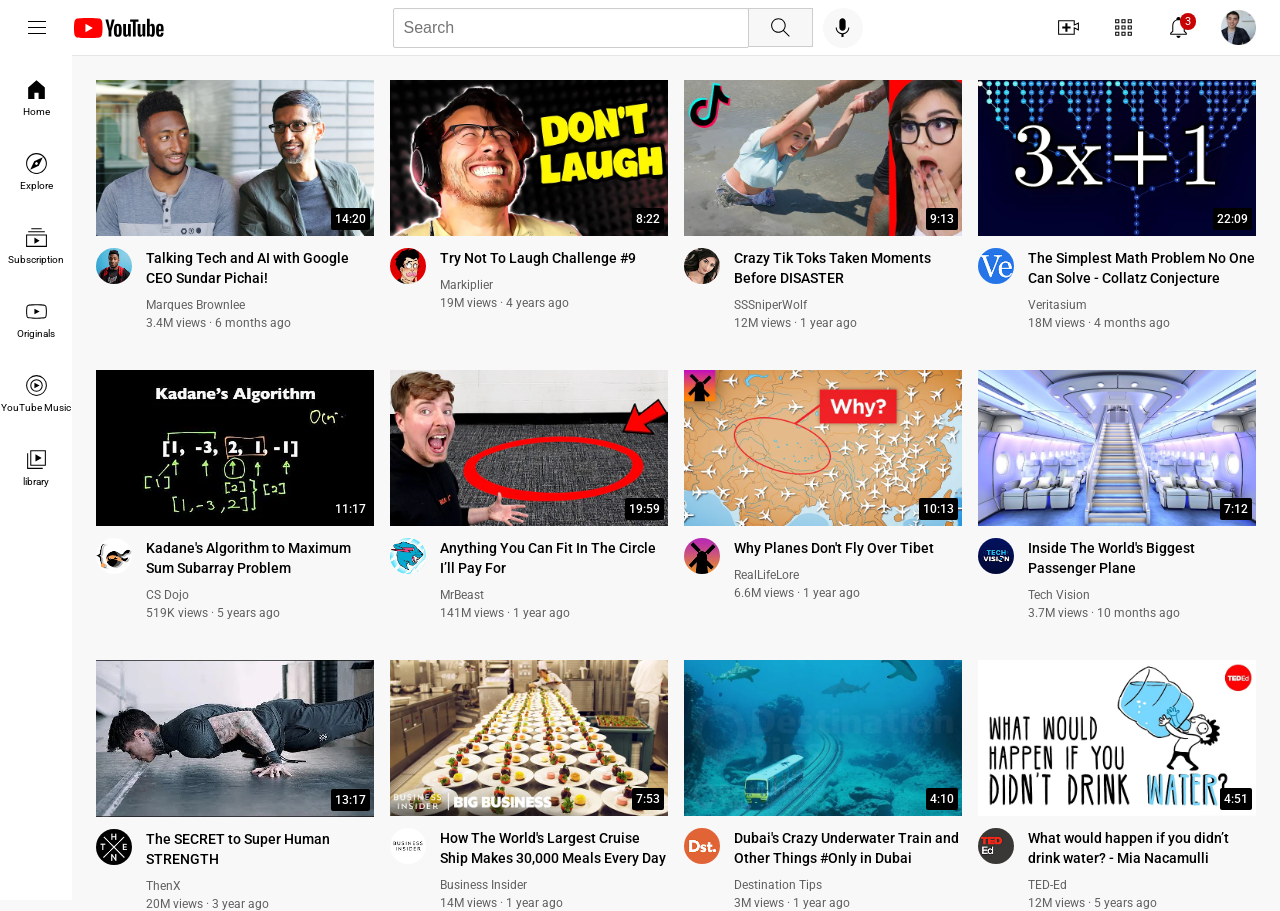
<file: index.html>
<!DOCTYPE html>
<html>

<head>
  <title>YouTube Clone</title>
  <link rel="preconnect" href="https://fonts.googleapis.com">
  <link rel="preconnect" href="https://fonts.gstatic.com" crossorigin>
  <link href="https://fonts.googleapis.com/css2?family=Roboto:wght@400;500;700&display=swap" rel="stylesheet">

  <link rel="stylesheet" href="styles/general.css">
  <link rel="stylesheet" href="styles/header.css">
  <link rel="stylesheet" href="styles/video.css">
  <link rel="stylesheet" href="styles/sidebar.css">

<body>
  <div class="header">
    <div class="left-section">
      <img class="hamburger-menu" src="icons/hamburger-menu.svg">
      <img class="youtube-logo" src="icons/youtube-logo.svg">
    </div>
    <div class="middle-section">
      <input class="search-bar" type="text" placeholder="Search">
      <button class="search-button">
        <img class="search-icon" src="icons/search.svg">
        <div class="tooltip">Search</div>
      </button>
      <button class="voice-search-button">
        <img class="voice-search-icon" src="icons/voice-search-icon.svg">
        <div class="tooltip">Search with your voice</div>

      </button>
    </div>
    <div class="end-section">
      <div class="upload-icon-container">
        <img class="upload-icon" src="icons/upload.svg">
        <div class="tooltip">Create</div>
      </div>
      <div class="youtube-logo-icon-container">
        <img class="youtube-logo-icon" src="icons/youtube-apps.svg">
        <div class="tooltip">YouTube apps</div>
      </div>
      <div class="notifications-icon-container">
        <img class="notifications" src="icons/notifications.svg">
        <div class="tooltip">Notifications</div>

        <div class="notifications-count">3</div>
      </div>
      <img class="my-channel-logo" src="channel-profiles/my-channel.jpeg">
    </div>
  </div>

  <div class="sidebar">
    <div class="sidebar-link">
      <img src="icons/home.svg">
      <div>Home</div>
    </div>
    <div class="sidebar-link">
      <img src="icons/explore.svg">
      <div>Explore</div>
    </div>
    <div class="sidebar-link">
      <img src="icons/subscriptions.svg">
      <div>Subscription</div>
    </div>
    <div class="sidebar-link">
      <img src="icons/originals.svg">
      <div>Originals</div>
    </div>
    <div class="sidebar-link">
      <img src="icons/youtube-music.svg">
      <div>YouTube Music</div>
    </div>
    <div class="sidebar-link">
      <img src="icons/library.svg">
      <div>library</div>
    </div>
  </div>

  <div class="video-grid">
    <div class="video-preview">
      <div class="thumbnail-row">
        <img class="thumbnail" src="thumbnail/thumbnail-1.webp">
        <div class="video-timer">
          14:20
        </div>
      </div>
      <div class="video-info-grid">
        <div class="channel-picture">
          <img class="profile-picture" src="channel-profiles/channel-1.jpeg">
        </div>
        <div class="video-info">
          <p class="video-title">
            Talking Tech and AI with Google CEO Sundar Pichai!
          </p>
          <p class="video-author">
            Marques Brownlee
          </p>
          <p class="video-stats">
            3.4M views &#183; 6 months ago
          </p>
        </div>
      </div>
    </div>

    <div class="video-preview">
      <div class="thumbnail-row">
        <img class="thumbnail" src="thumbnail/thumbnail-2.webp">
        <div class="video-timer">
          8:22
        </div>
      </div>
      <div class="video-info-grid">
        <div class="channel-picture">
          <img class="profile-picture" src="channel-profiles/channel-2.jpeg">
        </div>
        <div class="video-info">
          <p class="video-title">
            Try Not To Laugh Challenge #9
          </p>
          <p class="video-author">
            Markiplier
          </p>
          <p class="video-stats">
            19M views &#183; 4 years ago
          </p>
        </div>
      </div>
    </div>

    <div class="video-preview">
      <div class="thumbnail-row">
        <img class="thumbnail" src="thumbnail/thumbnail-3.webp">
        <div class="video-timer">
          9:13
        </div>
      </div>
      <div class="video-info-grid">
        <div class="channel-picture">
          <img class="profile-picture" src="channel-profiles/channel-3.jpeg">
        </div>
        <div class="video-info">
          <p class="video-title">
            Crazy Tik Toks Taken Moments Before DISASTER </p>
          <p class="video-author">
            SSSniperWolf
          </p>
          <p class="video-stats">
            12M views &#183; 1 year ago
          </p>
        </div>
      </div>
    </div>

    <div class="video-preview">
      <div class="thumbnail-row">
        <img class="thumbnail" src="thumbnail/thumbnail-4.webp">
        <div class="video-timer">
          22:09
        </div>
      </div>
      <div class="video-info-grid">
        <div class="channel-picture">
          <img class="profile-picture" src="channel-profiles/channel-4.jpeg">
        </div>
        <div class="video-info">
          <p class="video-title">
            The Simplest Math Problem No One Can Solve - Collatz Conjecture
          </p>
          <p class="video-author">
            Veritasium
          </p>
          <p class="video-stats">
            18M views &#183; 4 months ago
          </p>
        </div>
      </div>
    </div>

    <div class="video-preview">
      <div class="thumbnail-row">
        <img class="thumbnail" src="thumbnail/thumbnail-5.webp">
        <div class="video-timer">
          11:17
        </div>
      </div>
      <div class="video-info-grid">
        <div class="channel-picture">
          <img class="profile-picture" src="channel-profiles/channel-5.jpeg">
        </div>
        <div class="video-info">
          <p class="video-title">
            Kadane's Algorithm to Maximum Sum Subarray Problem
          </p>
          <p class="video-author">
            CS Dojo
          </p>
          <p class="video-stats">
            519K views &#183; 5 years ago
          </p>
        </div>
      </div>
    </div>

    <div class="video-preview">
      <div class="thumbnail-row">
        <img class="thumbnail" src="thumbnail/thumbnail-6.webp">
        <div class="video-timer">
          19:59
        </div>
      </div>
      <div class="video-info-grid">
        <div class="channel-picture">
          <img class="profile-picture" src="channel-profiles/channel-6.jpeg">
        </div>
        <div class="video-info">
          <p class="video-title">
            Anything You Can Fit In The Circle I’ll Pay For
          </p>
          <p class="video-author">
            MrBeast
          </p>
          <p class="video-stats">
            141M views &#183; 1 year ago
          </p>
        </div>
      </div>
    </div>

    <div class="video-preview">
      <div class="thumbnail-row">
        <img class="thumbnail" src="thumbnail/thumbnail-7.webp">
        <div class="video-timer">
          10:13
        </div>
      </div>
      <div class="video-info-grid">
        <div class="channel-picture">
          <img class="profile-picture" src="channel-profiles/channel-7.jpeg">
        </div>
        <div class="video-info">
          <p class="video-title">
            Why Planes Don't Fly Over Tibet
          </p>
          <p class="video-author">
            RealLifeLore
          </p>
          <p class="video-stats">
            6.6M views &#183; 1 year ago
          </p>
        </div>
      </div>
    </div>

    <div class="video-preview">
      <div class="thumbnail-row">
        <img class="thumbnail" src="thumbnail/thumbnail-8.webp">
        <div class="video-timer">
          7:12
        </div>
      </div>
      <div class="video-info-grid">
        <div class="channel-picture">
          <img class="profile-picture" src="channel-profiles/channel-8.jpeg">
        </div>
        <div class="video-info">
          <p class="video-title">
            Inside The World's Biggest Passenger Plane
          </p>
          <p class="video-author">
            Tech Vision
          </p>
          <p class="video-stats">
            3.7M views &#183; 10 months ago
          </p>
        </div>
      </div>
    </div>

    <div class="video-preview">
      <div class="thumbnail-row">
        <img class="thumbnail" src="thumbnail/thumbnail-9.webp">
        <div class="video-timer">
          13:17
        </div>
      </div>
      <div class="video-info-grid">
        <div class="channel-picture">
          <img class="profile-picture" src="channel-profiles/channel-9.jpeg">
        </div>
        <div class="video-info">
          <p class="video-title">
            The SECRET to Super Human STRENGTH
          </p>
          <p class="video-author">
            ThenX
          </p>
          <p class="video-stats">
            20M views &#183; 3 year ago
          </p>
        </div>
      </div>
    </div>

    <div class="video-preview">
      <div class="thumbnail-row">
        <img class="thumbnail" src="thumbnail/thumbnail-10.webp">
        <div class="video-timer">
          7:53
        </div>
      </div>
      <div class="video-info-grid">
        <div class="channel-picture">
          <img class="profile-picture" src="channel-profiles/channel-10.jpeg">
        </div>
        <div class="video-info">
          <p class="video-title">
            How The World's Largest Cruise Ship Makes 30,000 Meals Every Day
          </p>
          <p class="video-author">
            Business Insider
          </p>
          <p class="video-stats">
            14M views &#183; 1 year ago
          </p>
        </div>
      </div>
    </div>

    <div class="video-preview">
      <div class="thumbnail-row">
        <img class="thumbnail" src="thumbnail/thumbnail-11.webp">
        <div class="video-timer">
          4:10
        </div>
      </div>
      <div class="video-info-grid">
        <div class="channel-picture">
          <img class="profile-picture" src="channel-profiles/channel-11.jpeg">
        </div>
        <div class="video-info">
          <p class="video-title">
            Dubai's Crazy Underwater Train and Other Things #Only in Dubai
          </p>
          <p class="video-author">
            Destination Tips
          </p>
          <p class="video-stats">
            3M views &#183; 1 year ago
          </p>
        </div>
      </div>
    </div>

    <div class="video-preview">
      <div class="thumbnail-row">
        <img class="thumbnail" src="thumbnail/thumbnail-12.webp">
        <div class="video-timer">
          4:51
        </div>
      </div>
      <div class="video-info-grid">
        <div class="channel-picture">
          <img class="profile-picture" src="channel-profiles/channel-12.jpeg">
        </div>
        <div class="video-info">
          <p class="video-title">
            What would happen if you didn’t drink water? - Mia Nacamulli
          </p>
          <p class="video-author">
            TED-Ed
          </p>
          <p class="video-stats">
            12M views · 5 years ago
          </p>
        </div>
      </div>
    </div>

  </div>
</body>
</head>

</html>
</file>
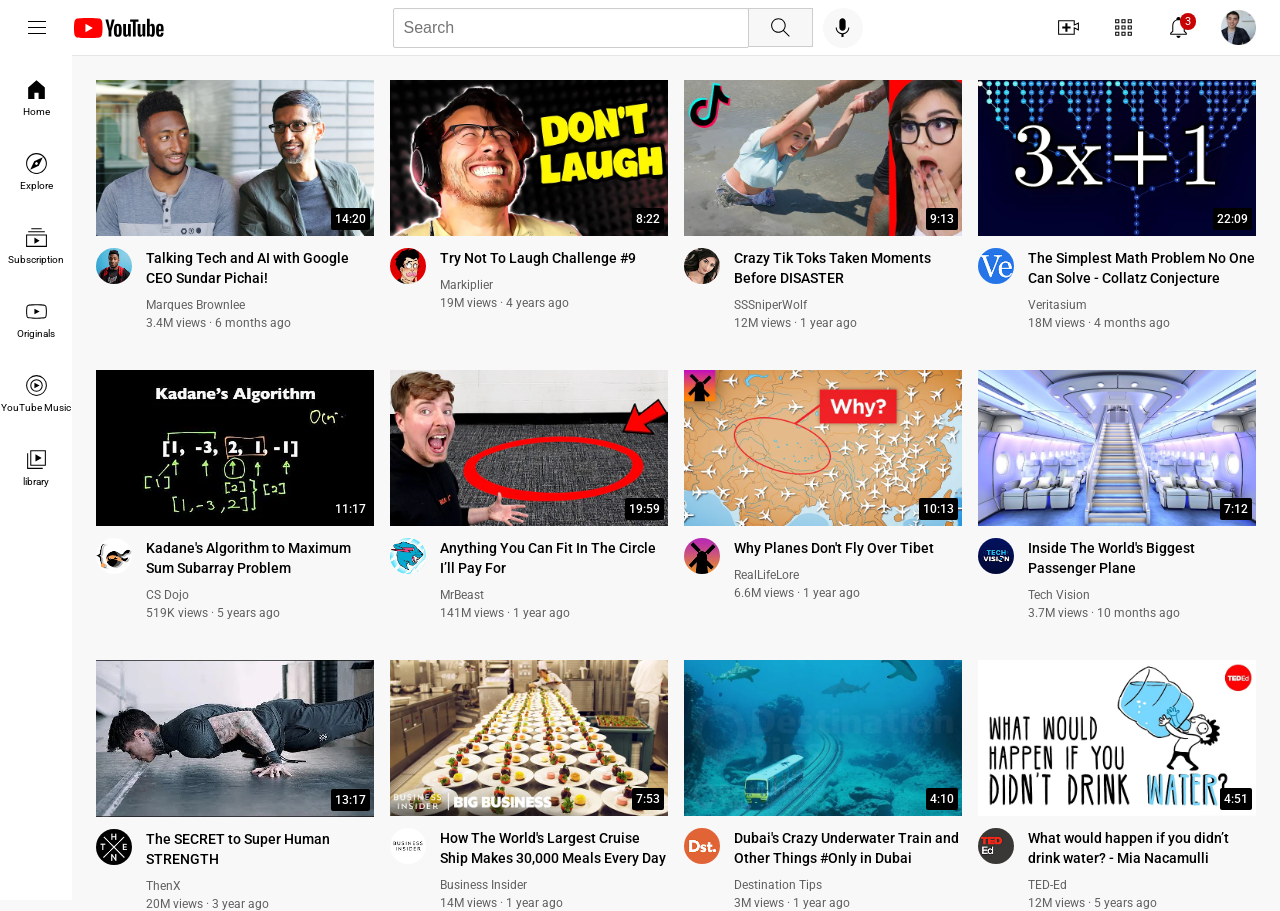
<file: youtube.html>
<!DOCTYPE html>
<html>

<head>
  <title>YouTube Clone</title>
  <link rel="preconnect" href="https://fonts.googleapis.com">
  <link rel="preconnect" href="https://fonts.gstatic.com" crossorigin>
  <link href="https://fonts.googleapis.com/css2?family=Roboto:wght@400;500;700&display=swap" rel="stylesheet">

  <link rel="stylesheet" href="styles/general.css">
  <link rel="stylesheet" href="styles/header.css">
  <link rel="stylesheet" href="styles/video.css">
  <link rel="stylesheet" href="styles/sidebar.css">

<body>
  <div class="header">
    <div class="left-section">
      <img class="hamburger-menu" src="icons/hamburger-menu.svg">
      <img class="youtube-logo" src="icons/youtube-logo.svg">
    </div>
    <div class="middle-section">
      <input class="search-bar" type="text" placeholder="Search">
      <button class="search-button">
        <img class="search-icon" src="icons/search.svg">
        <div class="tooltip">Search</div>
      </button>
      <button class="voice-search-button">
        <img class="voice-search-icon" src="icons/voice-search-icon.svg">
        <div class="tooltip">Search with your voice</div>

      </button>
    </div>
    <div class="end-section">
      <div class="upload-icon-container">
        <img class="upload-icon" src="icons/upload.svg">
        <div class="tooltip">Create</div>
      </div>
      <div class="youtube-logo-icon-container">
        <img class="youtube-logo-icon" src="icons/youtube-apps.svg">
        <div class="tooltip">YouTube apps</div>
      </div>
      <div class="notifications-icon-container">
        <img class="notifications" src="icons/notifications.svg">
        <div class="tooltip">Notifications</div>

        <div class="notifications-count">3</div>
      </div>
      <img class="my-channel-logo" src="channel-profiles/my-channel.jpeg">
    </div>
  </div>

  <div class="sidebar">
    <div class="sidebar-link">
      <img src="icons/home.svg">
      <div>Home</div>
    </div>
    <div class="sidebar-link">
      <img src="icons/explore.svg">
      <div>Explore</div>
    </div>
    <div class="sidebar-link">
      <img src="icons/subscriptions.svg">
      <div>Subscription</div>
    </div>
    <div class="sidebar-link">
      <img src="icons/originals.svg">
      <div>Originals</div>
    </div>
    <div class="sidebar-link">
      <img src="icons/youtube-music.svg">
      <div>YouTube Music</div>
    </div>
    <div class="sidebar-link">
      <img src="icons/library.svg">
      <div>library</div>
    </div>
  </div>

  <div class="video-grid">
    <div class="video-preview">
      <div class="thumbnail-row">
        <img class="thumbnail" src="thumbnail/thumbnail-1.webp">
        <div class="video-timer">
          14:20
        </div>
      </div>
      <div class="video-info-grid">
        <div class="channel-picture">
          <img class="profile-picture" src="channel-profiles/channel-1.jpeg">
        </div>
        <div class="video-info">
          <p class="video-title">
            Talking Tech and AI with Google CEO Sundar Pichai!
          </p>
          <p class="video-author">
            Marques Brownlee
          </p>
          <p class="video-stats">
            3.4M views &#183; 6 months ago
          </p>
        </div>
      </div>
    </div>

    <div class="video-preview">
      <div class="thumbnail-row">
        <img class="thumbnail" src="thumbnail/thumbnail-2.webp">
        <div class="video-timer">
          8:22
        </div>
      </div>
      <div class="video-info-grid">
        <div class="channel-picture">
          <img class="profile-picture" src="channel-profiles/channel-2.jpeg">
        </div>
        <div class="video-info">
          <p class="video-title">
            Try Not To Laugh Challenge #9
          </p>
          <p class="video-author">
            Markiplier
          </p>
          <p class="video-stats">
            19M views &#183; 4 years ago
          </p>
        </div>
      </div>
    </div>

    <div class="video-preview">
      <div class="thumbnail-row">
        <img class="thumbnail" src="thumbnail/thumbnail-3.webp">
        <div class="video-timer">
          9:13
        </div>
      </div>
      <div class="video-info-grid">
        <div class="channel-picture">
          <img class="profile-picture" src="channel-profiles/channel-3.jpeg">
        </div>
        <div class="video-info">
          <p class="video-title">
            Crazy Tik Toks Taken Moments Before DISASTER </p>
          <p class="video-author">
            SSSniperWolf
          </p>
          <p class="video-stats">
            12M views &#183; 1 year ago
          </p>
        </div>
      </div>
    </div>

    <div class="video-preview">
      <div class="thumbnail-row">
        <img class="thumbnail" src="thumbnail/thumbnail-4.webp">
        <div class="video-timer">
          22:09
        </div>
      </div>
      <div class="video-info-grid">
        <div class="channel-picture">
          <img class="profile-picture" src="channel-profiles/channel-4.jpeg">
        </div>
        <div class="video-info">
          <p class="video-title">
            The Simplest Math Problem No One Can Solve - Collatz Conjecture
          </p>
          <p class="video-author">
            Veritasium
          </p>
          <p class="video-stats">
            18M views &#183; 4 months ago
          </p>
        </div>
      </div>
    </div>

    <div class="video-preview">
      <div class="thumbnail-row">
        <img class="thumbnail" src="thumbnail/thumbnail-5.webp">
        <div class="video-timer">
          11:17
        </div>
      </div>
      <div class="video-info-grid">
        <div class="channel-picture">
          <img class="profile-picture" src="channel-profiles/channel-5.jpeg">
        </div>
        <div class="video-info">
          <p class="video-title">
            Kadane's Algorithm to Maximum Sum Subarray Problem
          </p>
          <p class="video-author">
            CS Dojo
          </p>
          <p class="video-stats">
            519K views &#183; 5 years ago
          </p>
        </div>
      </div>
    </div>

    <div class="video-preview">
      <div class="thumbnail-row">
        <img class="thumbnail" src="thumbnail/thumbnail-6.webp">
        <div class="video-timer">
          19:59
        </div>
      </div>
      <div class="video-info-grid">
        <div class="channel-picture">
          <img class="profile-picture" src="channel-profiles/channel-6.jpeg">
        </div>
        <div class="video-info">
          <p class="video-title">
            Anything You Can Fit In The Circle I’ll Pay For
          </p>
          <p class="video-author">
            MrBeast
          </p>
          <p class="video-stats">
            141M views &#183; 1 year ago
          </p>
        </div>
      </div>
    </div>

    <div class="video-preview">
      <div class="thumbnail-row">
        <img class="thumbnail" src="thumbnail/thumbnail-7.webp">
        <div class="video-timer">
          10:13
        </div>
      </div>
      <div class="video-info-grid">
        <div class="channel-picture">
          <img class="profile-picture" src="channel-profiles/channel-7.jpeg">
        </div>
        <div class="video-info">
          <p class="video-title">
            Why Planes Don't Fly Over Tibet
          </p>
          <p class="video-author">
            RealLifeLore
          </p>
          <p class="video-stats">
            6.6M views &#183; 1 year ago
          </p>
        </div>
      </div>
    </div>

    <div class="video-preview">
      <div class="thumbnail-row">
        <img class="thumbnail" src="thumbnail/thumbnail-8.webp">
        <div class="video-timer">
          7:12
        </div>
      </div>
      <div class="video-info-grid">
        <div class="channel-picture">
          <img class="profile-picture" src="channel-profiles/channel-8.jpeg">
        </div>
        <div class="video-info">
          <p class="video-title">
            Inside The World's Biggest Passenger Plane
          </p>
          <p class="video-author">
            Tech Vision
          </p>
          <p class="video-stats">
            3.7M views &#183; 10 months ago
          </p>
        </div>
      </div>
    </div>

    <div class="video-preview">
      <div class="thumbnail-row">
        <img class="thumbnail" src="thumbnail/thumbnail-9.webp">
        <div class="video-timer">
          13:17
        </div>
      </div>
      <div class="video-info-grid">
        <div class="channel-picture">
          <img class="profile-picture" src="channel-profiles/channel-9.jpeg">
        </div>
        <div class="video-info">
          <p class="video-title">
            The SECRET to Super Human STRENGTH
          </p>
          <p class="video-author">
            ThenX
          </p>
          <p class="video-stats">
            20M views &#183; 3 year ago
          </p>
        </div>
      </div>
    </div>

    <div class="video-preview">
      <div class="thumbnail-row">
        <img class="thumbnail" src="thumbnail/thumbnail-10.webp">
        <div class="video-timer">
          7:53
        </div>
      </div>
      <div class="video-info-grid">
        <div class="channel-picture">
          <img class="profile-picture" src="channel-profiles/channel-10.jpeg">
        </div>
        <div class="video-info">
          <p class="video-title">
            How The World's Largest Cruise Ship Makes 30,000 Meals Every Day
          </p>
          <p class="video-author">
            Business Insider
          </p>
          <p class="video-stats">
            14M views &#183; 1 year ago
          </p>
        </div>
      </div>
    </div>

    <div class="video-preview">
      <div class="thumbnail-row">
        <img class="thumbnail" src="thumbnail/thumbnail-11.webp">
        <div class="video-timer">
          4:10
        </div>
      </div>
      <div class="video-info-grid">
        <div class="channel-picture">
          <img class="profile-picture" src="channel-profiles/channel-11.jpeg">
        </div>
        <div class="video-info">
          <p class="video-title">
            Dubai's Crazy Underwater Train and Other Things #Only in Dubai
          </p>
          <p class="video-author">
            Destination Tips
          </p>
          <p class="video-stats">
            3M views &#183; 1 year ago
          </p>
        </div>
      </div>
    </div>

    <div class="video-preview">
      <div class="thumbnail-row">
        <img class="thumbnail" src="thumbnail/thumbnail-12.webp">
        <div class="video-timer">
          4:51
        </div>
      </div>
      <div class="video-info-grid">
        <div class="channel-picture">
          <img class="profile-picture" src="channel-profiles/channel-12.jpeg">
        </div>
        <div class="video-info">
          <p class="video-title">
            What would happen if you didn’t drink water? - Mia Nacamulli
          </p>
          <p class="video-author">
            TED-Ed
          </p>
          <p class="video-stats">
            12M views · 5 years ago
          </p>
        </div>
      </div>
    </div>

  </div>
</body>
</head>

</html>
</file>
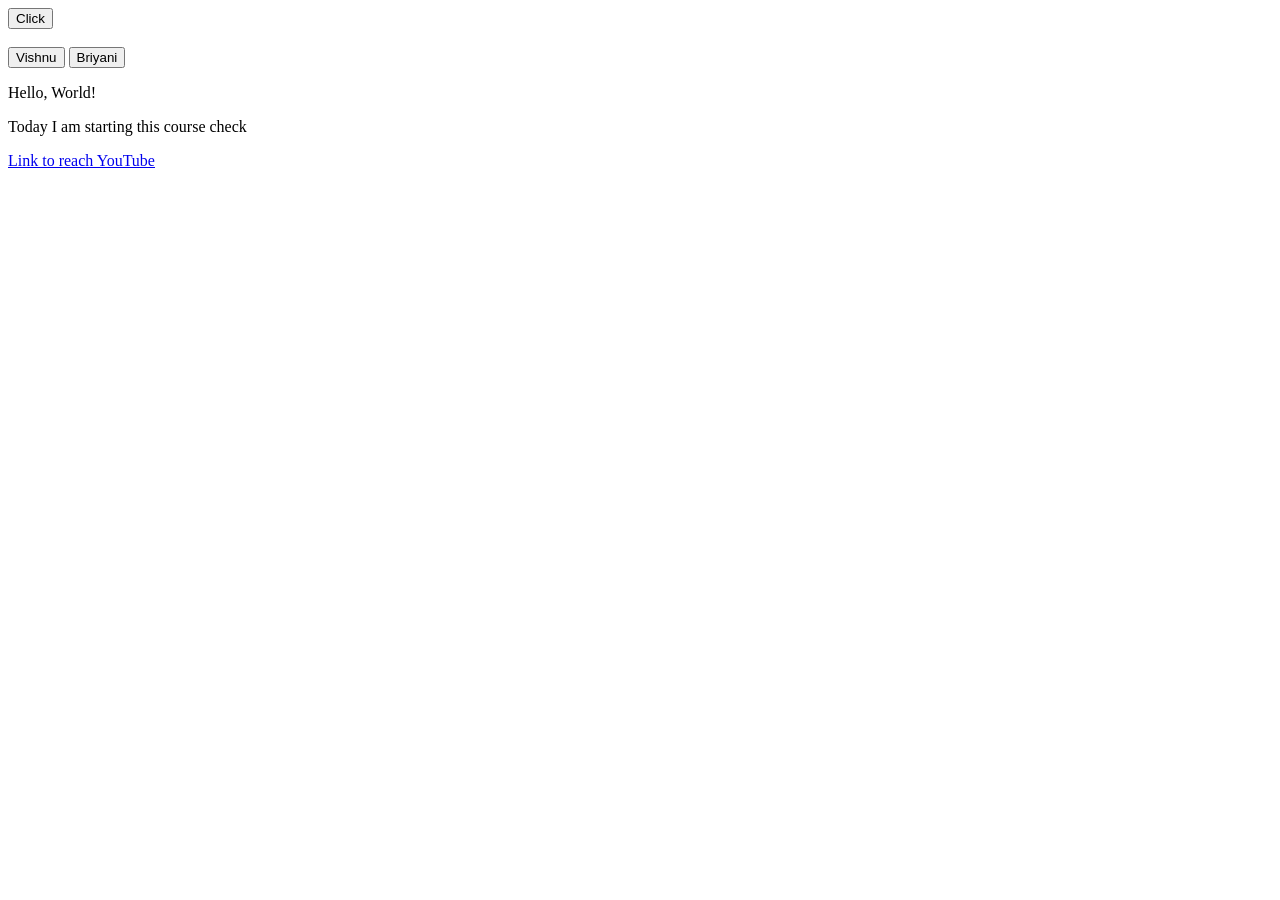
<file: Basics-of-HTML-CSS/Class-1/Demo.html>
<!DOCTYPE html>
<html>

<head>
  <title>Basics Class</title>
</head>

<body>
  <button>Click</button>
  <br>
  <br>
  <button>Vishnu</button>
  <button>Briyani</button>
  <p>Hello, World!</p>
  <p>Today I am starting this course check</p>

  <a href="https://www.youtube.com/" target="_blank">Link to reach YouTube</a>
</body>

</html>
</file>
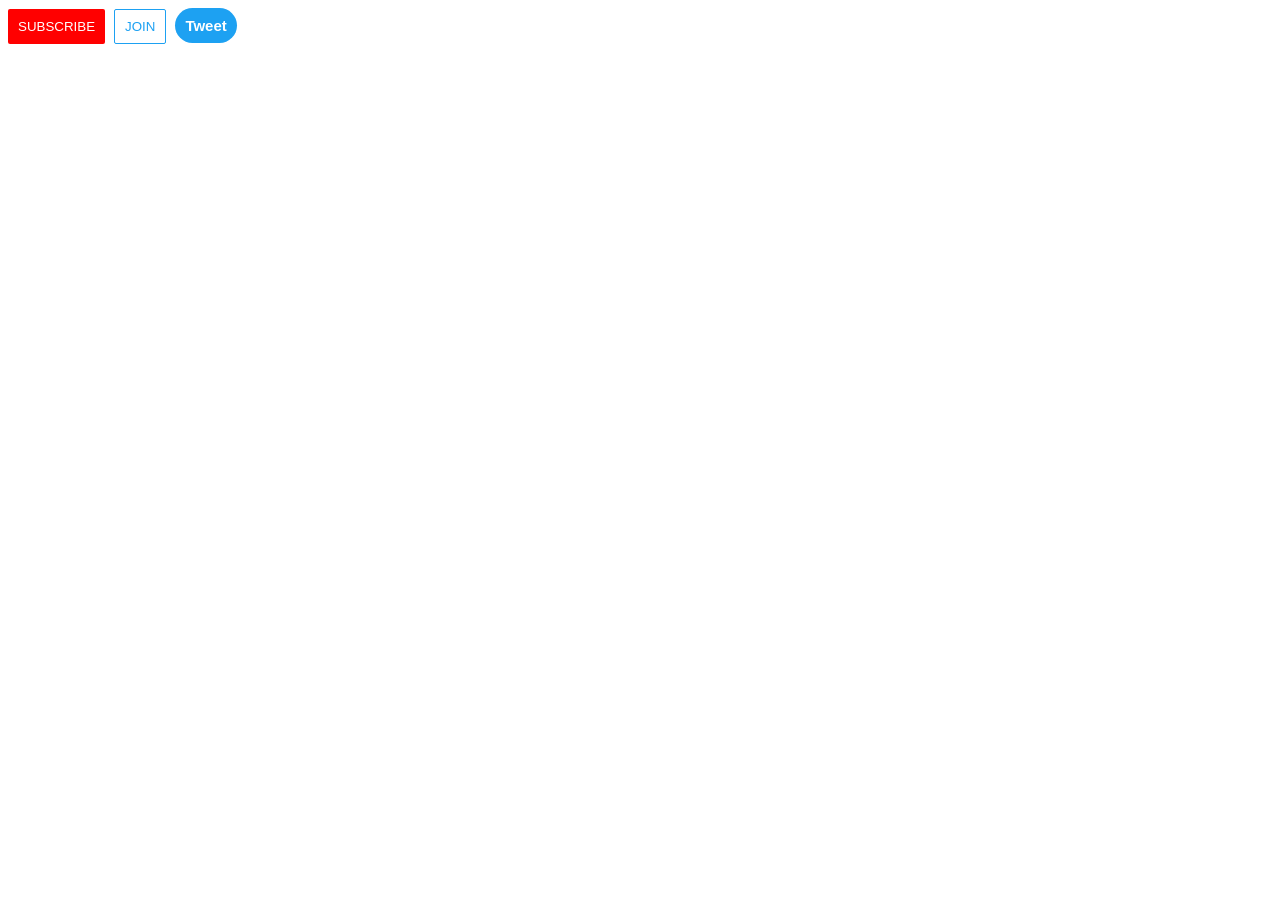
<file: Basics-of-HTML-CSS/Class-2/buttons.html>
<!DOCTYPE html>
<html>
  <head>
    <link rel="stylesheet" href="button.css">
    <title>Button Class</title>
    <style>
    </style>
    <body>
      <button class="subscribe-button">SUBSCRIBE</button>
      <button class="join-button">JOIN</button>
      <button class="tweet-button">Tweet</button>
    </body>
  </head>
</html>
</file>
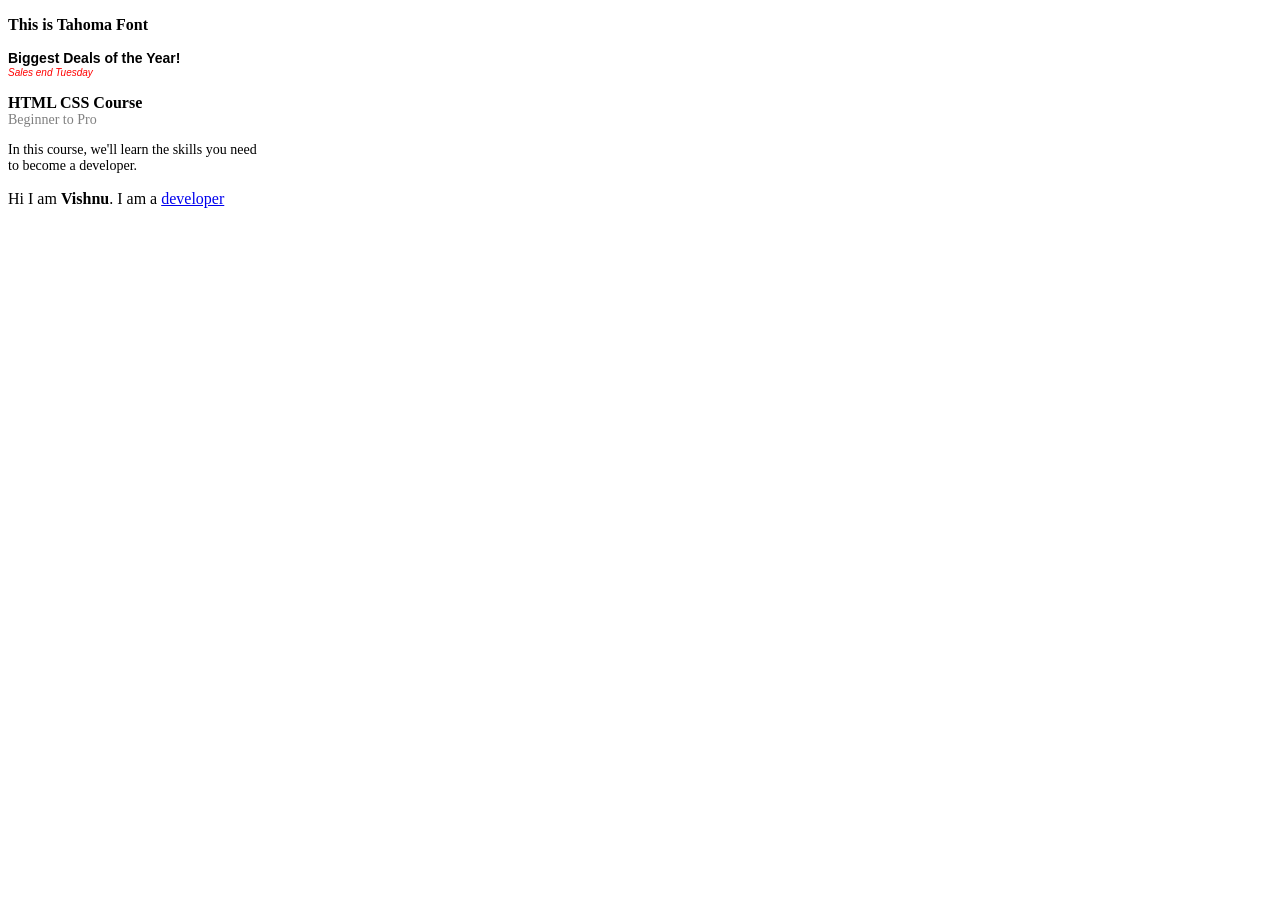
<file: Basics-of-HTML-CSS/Class-3/Exercise2.html>
<!DOCTYPE html>
<html>
  <head>
    <title>
      Text Class
    </title>
    <link rel="stylesheet" href="Exercise2.css">
    <body>
      <p class="tahoma">This is Tahoma Font</p>

<p class="arial">Biggest Deals of the Year!</p>
<p class="red">Sales end Tuesday</p>

<p class="big">HTML CSS Course</p>
<p class="beginner">Beginner to Pro</p>
<p class="course">In this course, we'll learn the skills you need to become a developer.</p>


<p class="bold">Hi I am <strong>Vishnu</strong>. I am a <a href="https://www.youtube.com/" target="_blank" class="span-name">developer</a> </p>
    </body>
  </head>
</html>
</file>
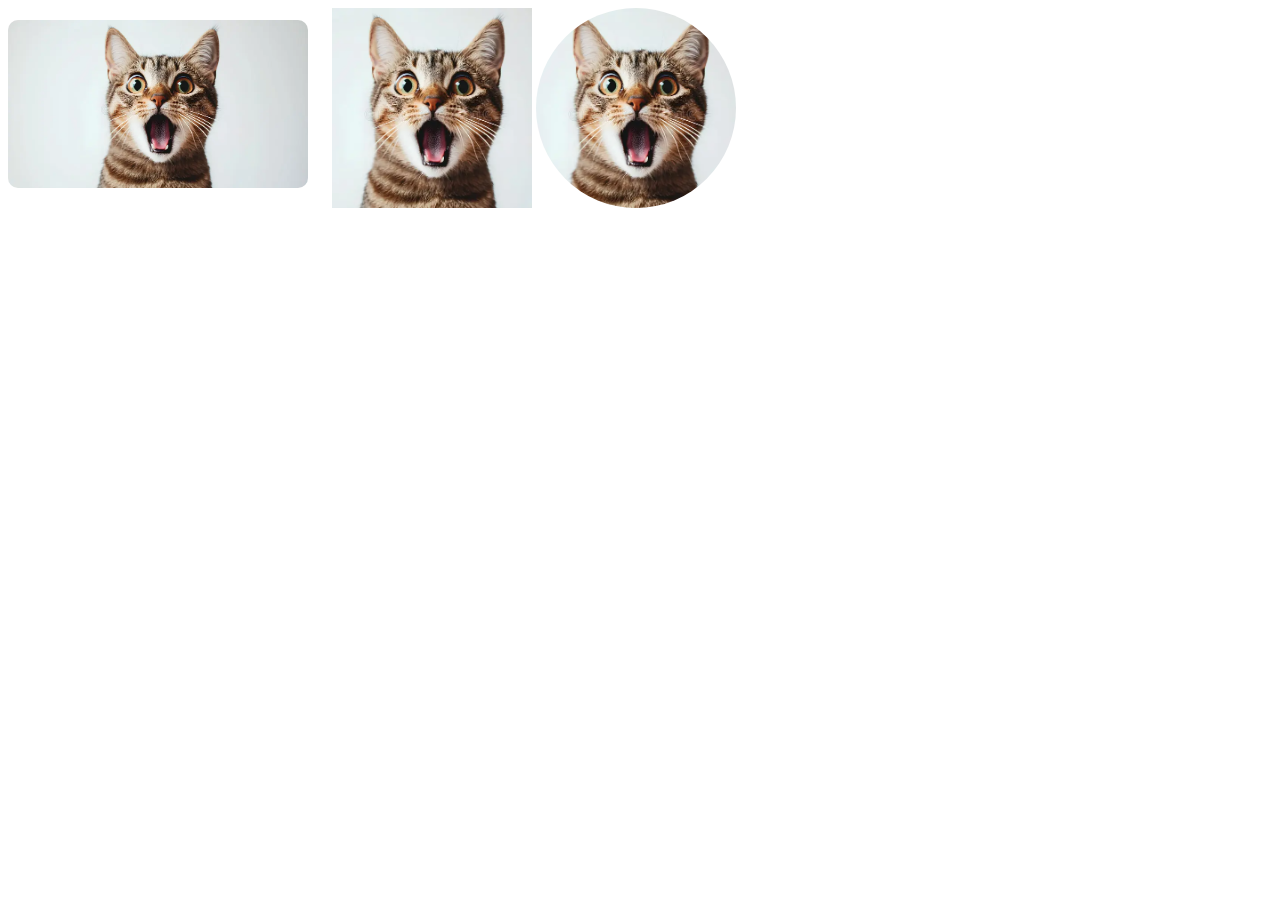
<file: Basics-of-HTML-CSS/Class-4/image.html>
<!DOCTYPE html>
<html>
  <head>
    <title>Image</title>
    <style>
      .cat {
        border-radius: 10px;
        width: 300px;
        margin-bottom: 20px;
        margin-right: 20px;
      }

      .cat2 {
        width: 200px;
        height: 200px;
        object-fit: cover;
        object-position: center;
      }

      .cat3 {
        width: 200px;
        height: 200px;
        border-radius: 100px;
        object-fit: cover;
        object-position: center;
      }
    </style>
    <body>
      <img class="cat" src="../../thumbnail/cat.webp">
      <img class="cat2" src="../../thumbnail/cat.webp">
      <img class="cat3" src="../../thumbnail/cat.webp">
    </body>
  </head>
</html>
</file>
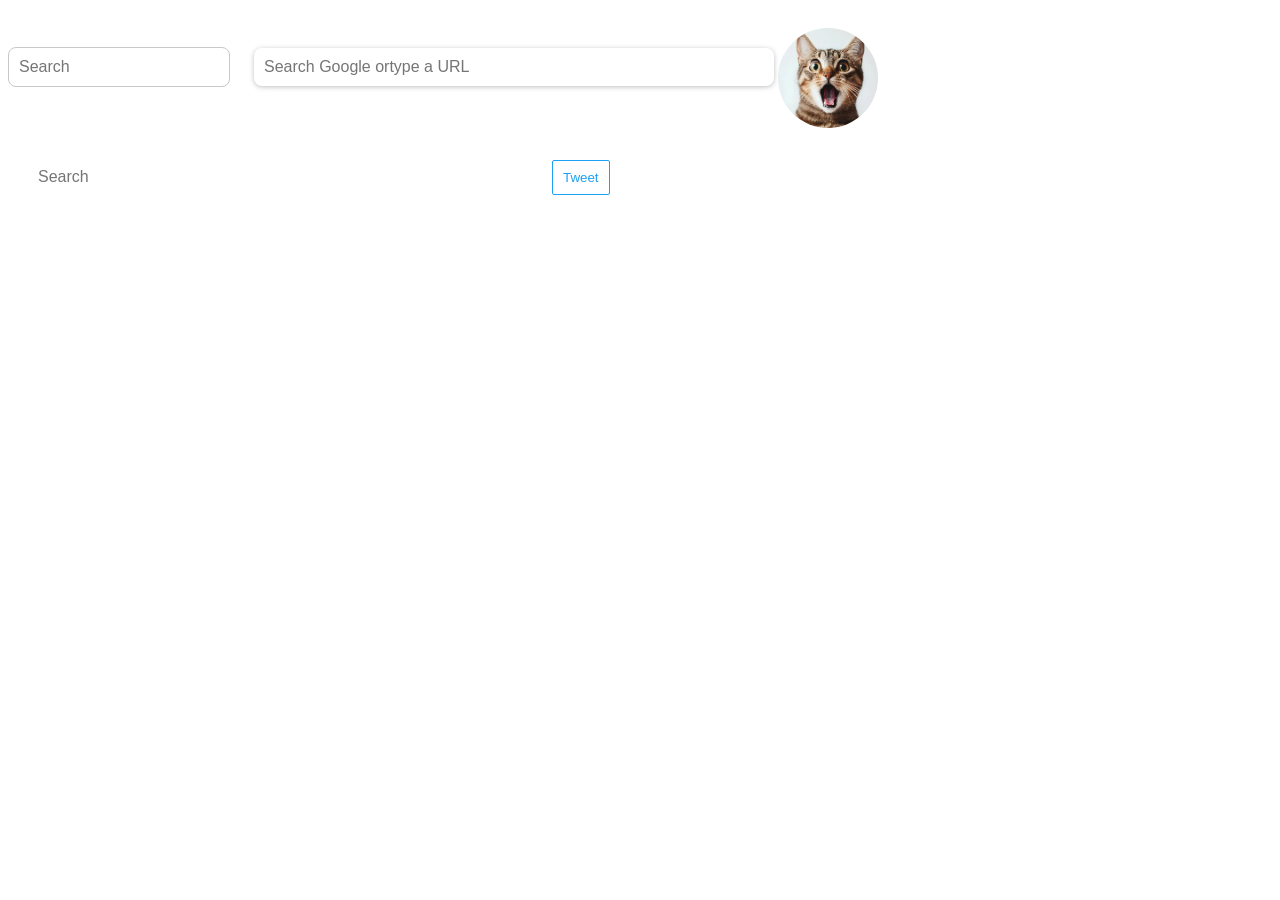
<file: Basics-of-HTML-CSS/Class-4/text-box.html>
<!DOCTYPE html>
<html>
  <head>
    <link rel="stylesheet" href="text-box.css">
    <body>
      <input class="text-box" type="text" placeholder="Search">
      <input class="text-box2" type="text" placeholder="Search Google ortype a URL">
      <img class="cat" src="../../thumbnail/cat.webp">
      <input class="text-box3" type="text" placeholder="Search">
      <button class="button">Tweet</button>
    </body>
  </head>
</html>
</file>
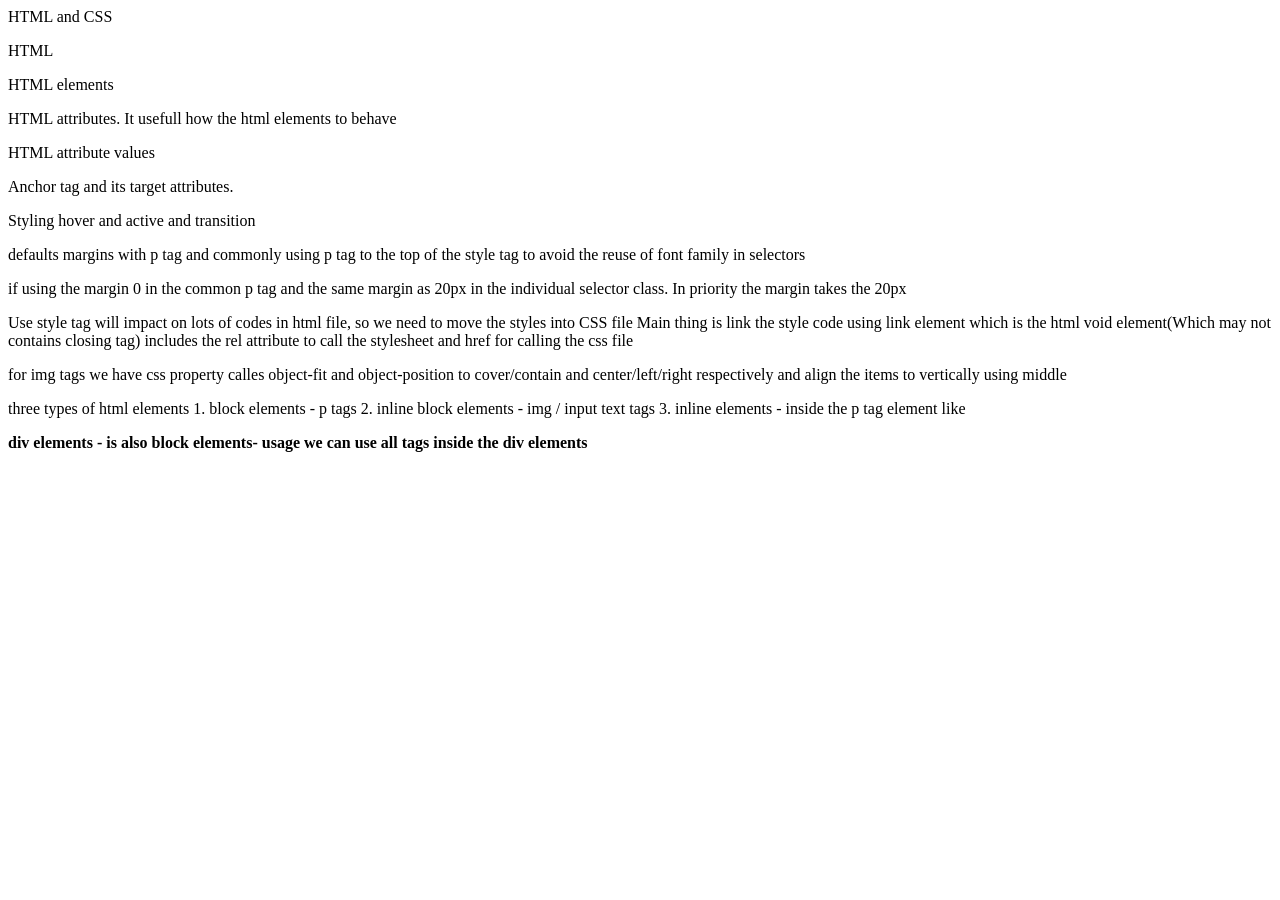
<file: Basics-of-HTML-CSS/Notes-of-HTML-CSS/Notes.html>
<!DOCTYPE html>
<html>
  <head>HTML and CSS</head>
  <body>
    <p>HTML</p>
    <p>HTML elements</p>
    <p>HTML attributes. It usefull how the html elements to behave</p>
    <p>HTML attribute values</p>
    <p>Anchor tag and its target attributes.</p>
    <p>Styling hover and active and transition</p>
    <p>defaults margins with p tag and commonly using p tag to the 
      top of the style tag to avoid the 
      reuse of font family in selectors</p>
    <p>if using the margin 0 in the common p tag and 
      the same margin as 20px in the individual selector class. 
      In priority the margin takes the 20px</p>
    <p>Use style tag will impact on lots of codes 
      in html file, so we need to move the styles into CSS file
      Main thing is link the style code using link element which 
      is the html void element(Which may not contains closing tag) includes
      the rel attribute to call the stylesheet and href for calling the css file
    </p>
    <p>
      for img tags we have css property calles object-fit and 
      object-position to cover/contain and center/left/right respectively and align the items 
      to vertically using middle
    </p>
    <p>
      three types of html elements
      1. block elements - p tags
      2. inline block elements - img / input text tags
      3. inline elements - inside the p tag element like <strong>
    </p>
    <p>
      div elements - is also block elements- usage we can use all tags inside the div elements
    </p>
    <p>
      
    </p>
  </body>
</html>
</file>
<file: styles/general.css>
p {
      margin-top: 0;
      margin-bottom: 0;
    }

body {
  font-family: Roboto, Arial; /*font stack*/
  margin: 0;
  padding-top: 80px;
  padding-left: 96px;
  padding-right: 24px;
  background-color: rgb(248, 248, 248);
}
</file>
<file: styles/header.css>
.header {
  display: flex;
  flex-direction: row;
  height: 55px;
  justify-content: space-between;
  position: fixed;
  top: 0;
  left: 0;
  right: 0;
  background-color: white;
  border-bottom-width: 1px;
  border-bottom-color: rgb(229, 229, 229);
  border-bottom-style: solid;
  z-index: 1;
}

.left-section {
  display: flex;
  align-items: center;
}

.hamburger-menu {
  height: 24px;
  margin-left: 25px;
  margin-right: 25px;
}

.youtube-logo {
  height: 20px;
}

.search-bar {
  height: 36px;
  font-size: 15px;
  padding-left: 10px;
  flex:1;
  border-width: 1px;
  border-style: solid;
  border-color: rgb(205, 205, 205);
  border-radius: 2px;
  box-shadow: inset 1px 2px 3px rgba(0, 0, 0, 0.015);
  width: 0;
}

.search-bar::placeholder {
  font-size: 16px;
}

.search-button {
  height: 39px;
  width: 65px;
  background-color: rgb(247, 247, 247);
  border-width: 1px;
  border-color: rgb(205, 205, 205);
  border-style: solid ;
  margin: -1px;
  margin-right: 10px;
}

.search-button, 
.voice-search-button, 
.upload-icon-container, 
.youtube-logo-icon-container,
.notifications-icon-container,
.my-channel-logo {
  display: flex;
  justify-content: center;
  align-items: center;
  position: relative;
  cursor: pointer;
}

.search-button .tooltip,
.voice-search-button .tooltip,
.upload-icon-container .tooltip,
.youtube-logo-icon-container .tooltip,
.notifications-icon-container .tooltip {
  position: absolute;
  background-color: grey;
  padding-left: 8px;
  padding-top: 6px;
  padding-bottom: 6px;
  padding-right: 8px;
  bottom: -50px;
  color: white;
  font-size: 12px;
  border-radius: 2px;
  opacity: 0;
  transition: opacity 0.15s;
  pointer-events: none;
  white-space: nowrap;
}

.search-button:hover .tooltip,
.voice-search-button:hover .tooltip,
.upload-icon-container:hover .tooltip,
.youtube-logo-icon-container:hover .tooltip,
.notifications-icon-container:hover .tooltip {
    opacity: 1;
}

.search-icon {
  height: 25px;
}

.voice-search-button {
    height: 40px;
    width: 40px;
    border-radius: 20px;
    border-style: none;
    background-color: rgb(248, 248, 248);
}


.voice-search-icon {
  height: 25px;
}

.middle-section {
  flex: 1;
  margin-left: 70px;
  margin-right: 35px;
  max-width: 470px;
  display: flex;
  align-items: center;
}

.end-section {
  display: flex;
  align-items: center;
  justify-content: space-between;
  width: 200px;
  margin-right: 24px;
  flex-shrink: 0;
}

.upload-icon {
  height: 25px;
}

.youtube-logo-icon {
  height: 25px;
}

.notifications {
  height: 25px;
}

.my-channel-logo {
  height: 35px;
}

.notifications-icon-container {
  position: relative;
}

.notifications-count {
  position: absolute;
  top: -2px;
  right: -5px;
  background-color: rgb(199, 3, 3);
  color: white;
  font-size: 11px;
  padding-left: 5px;
  padding-top: 2px;
  padding-bottom: 2px;
  padding-right: 5px;
  border-radius: 10px;
}
</file>
<file: styles/video.css>
.thumbnail {
      width: 100%;
    }

    .video-title {
      margin-top: 0;
      font-size: 14px;
      font-weight: 500;
      line-height: 20px;
      margin-bottom: 10px;
    }

    .video-info-grid {
      display: grid;
      grid-template-columns: 50px 1fr;
    }

    .profile-picture {
      width: 36px;
      border-radius: 50px;
    }

    .thumbnail-row {
      margin-bottom: 8px;
      position: relative;
    }

    .video-author,
    .video-stats {
      font-size: 12px;
      color: rgb(96, 96, 96);
    }

    .video-author {
      margin-bottom: 4px;
    }

    .video-grid {
      display: grid;
      grid-template-columns: 1fr 1fr 1fr;
      column-gap: 16px;
      row-gap: 40px;
    }

    .video-timer {
      position: absolute;
      background-color: black;
      color: white;
      bottom: 10px;
      right: 4px;
      border-radius: 2px;
      font-weight: 500;
      font-size: 12px;
      padding-left: 4px;
      padding-top: 4px;
      padding-bottom: 4px;
      padding-right: 4px;
    }

    .video-preview {
      cursor: pointer;
    }

@media (max-width: 750px) {
  .video-grid {
    grid-template-columns: 1fr 1fr;
  }
}

@media (min-width: 751px) and (max-width: 999px)  {
  .video-grid {
    grid-template-columns: 1fr 1fr 1fr;
  }
}

@media (min-width: 1000px) {
  .video-grid {
    grid-template-columns: 1fr 1fr 1fr 1fr;
  }
}
</file>
<file: styles/sidebar.css>
.sidebar {
  position: fixed;
  left: 0;
  bottom: 0;
  top: 55px;
  background-color: white;
  width: 72px;
  z-index: 200;
  padding-top: 5px;
}

.sidebar-link {
  height: 74px;
  display: flex;
  justify-content: center;
  align-items: center;
  flex-direction: column;
  cursor: pointer;
}

.sidebar-link:hover {
  background-color: rgb(233, 231, 231);
}

.sidebar-link img {
  height: 25px;
  margin-bottom: 4px;
}

.sidebar-link div {
  font-size: 10px;
}
</file>
<file: Basics-of-HTML-CSS/Class-2/button.css>
.subscribe-button {
  background-color: red;
  color: white;
  border: none;
  border-radius: 2px;
  cursor: pointer;
  margin-right: 5px;
  padding-left: 10px;
  padding-right: 10px;
  padding-top: 10px;
  padding-bottom: 10px;
  transition: opacity 0.15s;
}

.subscribe-button:hover {
  opacity: 0.8;
}

.subscribe-button:active {
  opacity: 0.4;
}

.join-button {
  background-color: white;
  color: rgb(29, 161, 242);
  border-color: rgb(29, 161, 242);
  cursor: pointer;
  border-radius: 2px;
  border-style: solid;
  border-width: 1px;
  margin-right: 5px;
  padding-left: 10px;
  padding-right: 10px;
  padding-top: 9px;
  padding-bottom: 9px;
  transition: background-color 0.15s, color 0.15s;
}

.join-button:hover {
  background-color: rgb(29, 161, 242);
  color: white;
}

.join-button:active {
  opacity: 0.4;
}

.tweet-button {
  background-color:rgb(29, 161, 242);
  color: white;
  cursor: pointer;
  border-radius: 20px;
  border-color: rgb(29, 161, 242);
  border: none;
  font-weight: bold;
  font-size: 15px;
  padding-left: 10px;
  padding-right: 10px;
  padding-top: 9px;
  padding-bottom: 9px;
  transition: box-shadow 0.15s;
}

.tweet-button:hover {
  box-shadow: 10px 10px 10px rgba(0, 0, 0, 0.15);
}
</file>
<file: Basics-of-HTML-CSS/Class-3/Exercise2.css>
.tahoma {
  font-family: 'Tahoma';
  font-weight: bold;
}

.arial {
  font-family: arial;
  font-weight: bold;
  font-size: 14px;
  margin-bottom: 1px;
}

.red {
  font-family: arial;
  font-style: italic;
  color: red;
  margin-bottom: 0;
  margin-top: 0;
  font-size: 10px;
}

.big {
  font-family: Verdana;
  font-weight: bold;
  margin-bottom: 0;
}

.beginner {
  margin-top: 0;
  color: grey;
  font-family: Verdana;
  font-size: 14px;
}

.course {
  font-family: Verdana;
  font-size: 14px;
  width: 250px;
}

.span-name {
  cursor: pointer;
}
.span-name:hover {
  text-decoration: underline;
}
</file>
<file: Basics-of-HTML-CSS/Class-4/text-box.css>
.text-box {
  font-size: 16px;
  border-radius: 8px;
  margin-right: 20px;
  border-width: 1px;
  border-color: rgb(200, 200, 200);
  padding-left: 10px;
  padding-right: 10px;
  padding-top: 10px;
  padding-bottom: 10px;
  border-style: solid;
}

.text-box2 {
  width: 500px;
  font-size: 16px;
  border-radius: 8px;
  padding-left: 10px;
  padding-right: 10px;
  padding-top: 10px;
  padding-bottom: 10px;
  border-width: 1px;
  border-style: solid;
  border: none; 
  box-shadow: 0 1px 5px rgba(0, 0, 0, 0.25);
  margin-top: 20px;
}

.cat {
  margin-top: 20px;
  width: 100px;
  height: 100px;
  border-radius: 50px;
  object-fit: cover;
  object-position: center; 
  vertical-align: middle;
}
.text-box3 {
  margin-top: 30px;
  margin-left: 20px;
  vertical-align: middle;
  width: 500px;
  font-size: 16px;
  border-radius: 8px;
  padding-left: 10px;
  padding-right: 10px;
  padding-top: 10px;
  padding-bottom: 10px;
  border-width: 1px;
  border-style: solid;
  border: none; 
}

.button {
  margin-top: 30px;
  background-color: white;
  color: rgb(29, 161, 242);
  border-color: rgb(29, 161, 242);
  cursor: pointer;
  border-radius: 2px;
  border-style: solid;
  border-width: 1px;
  margin-right: 5px;
  padding-left: 10px;
  padding-right: 10px;
  padding-top: 9px;
  padding-bottom: 9px;
  vertical-align: middle;
}
</file>
